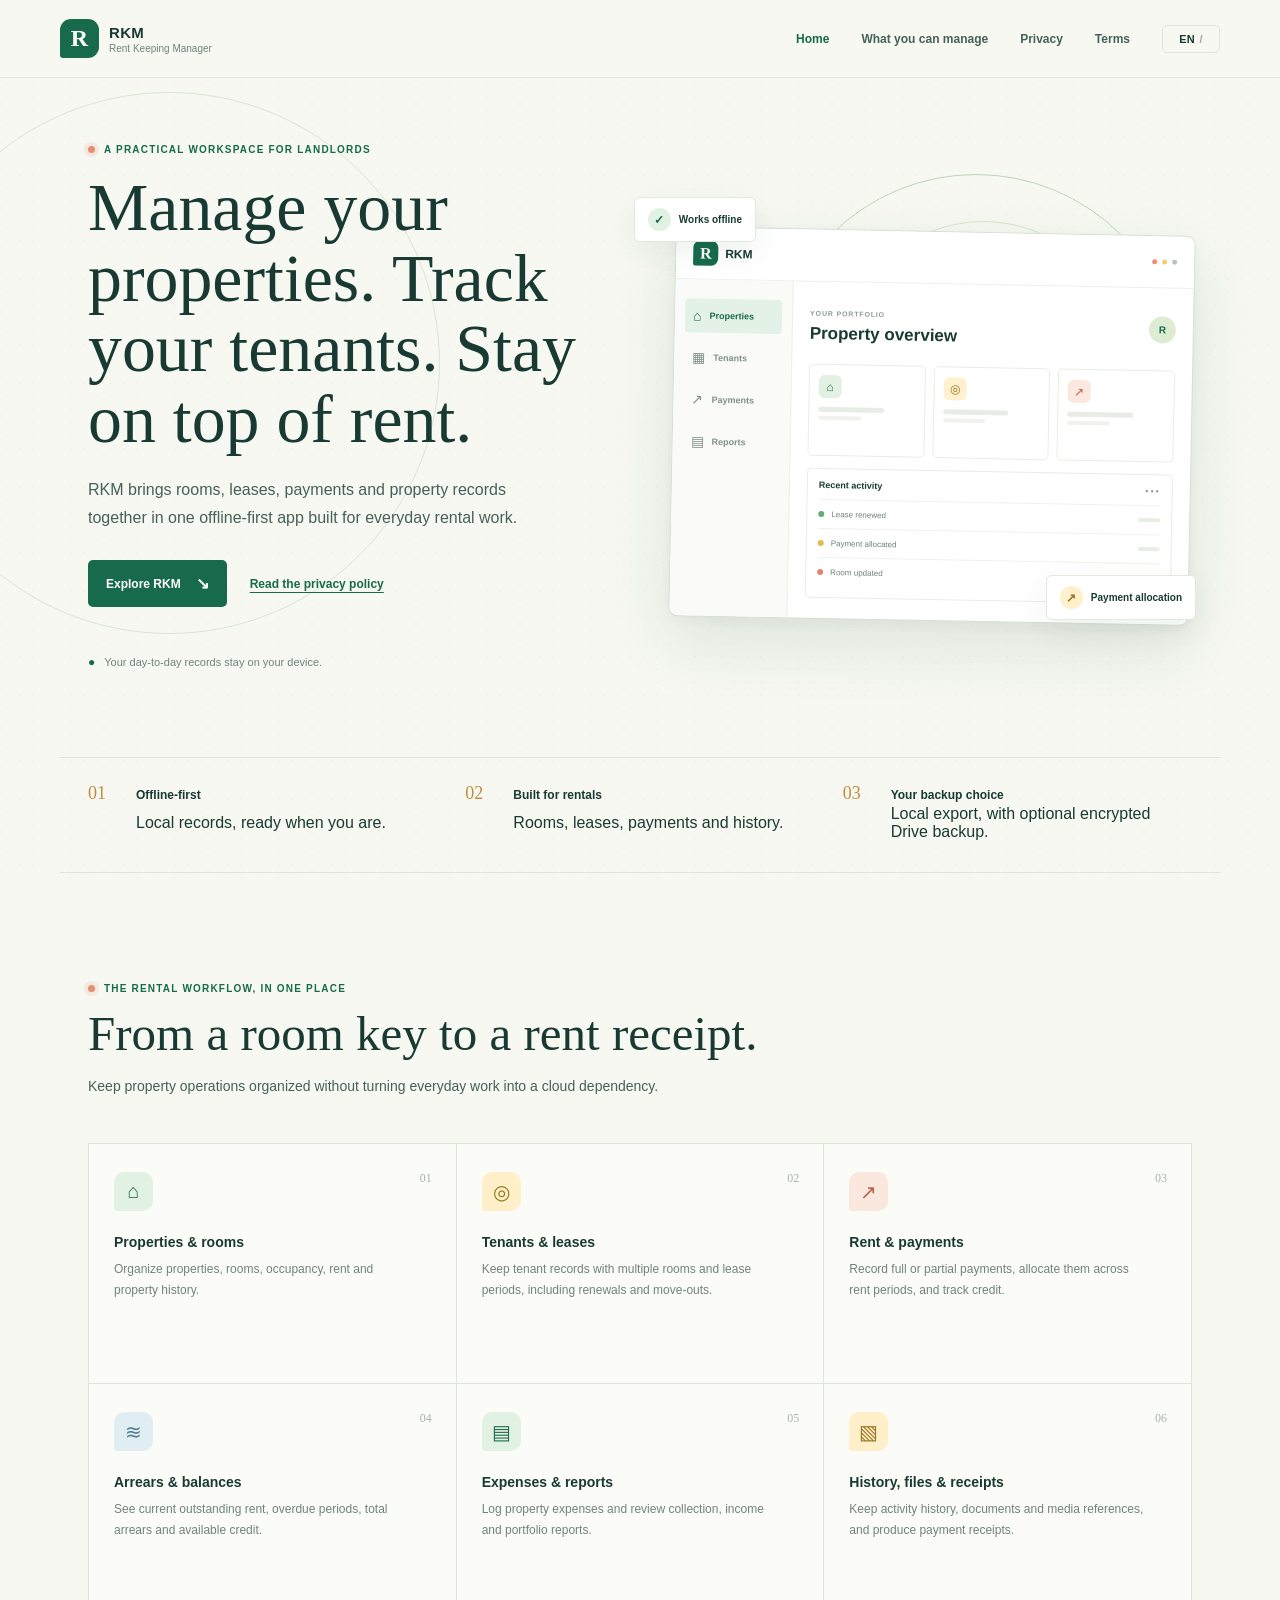
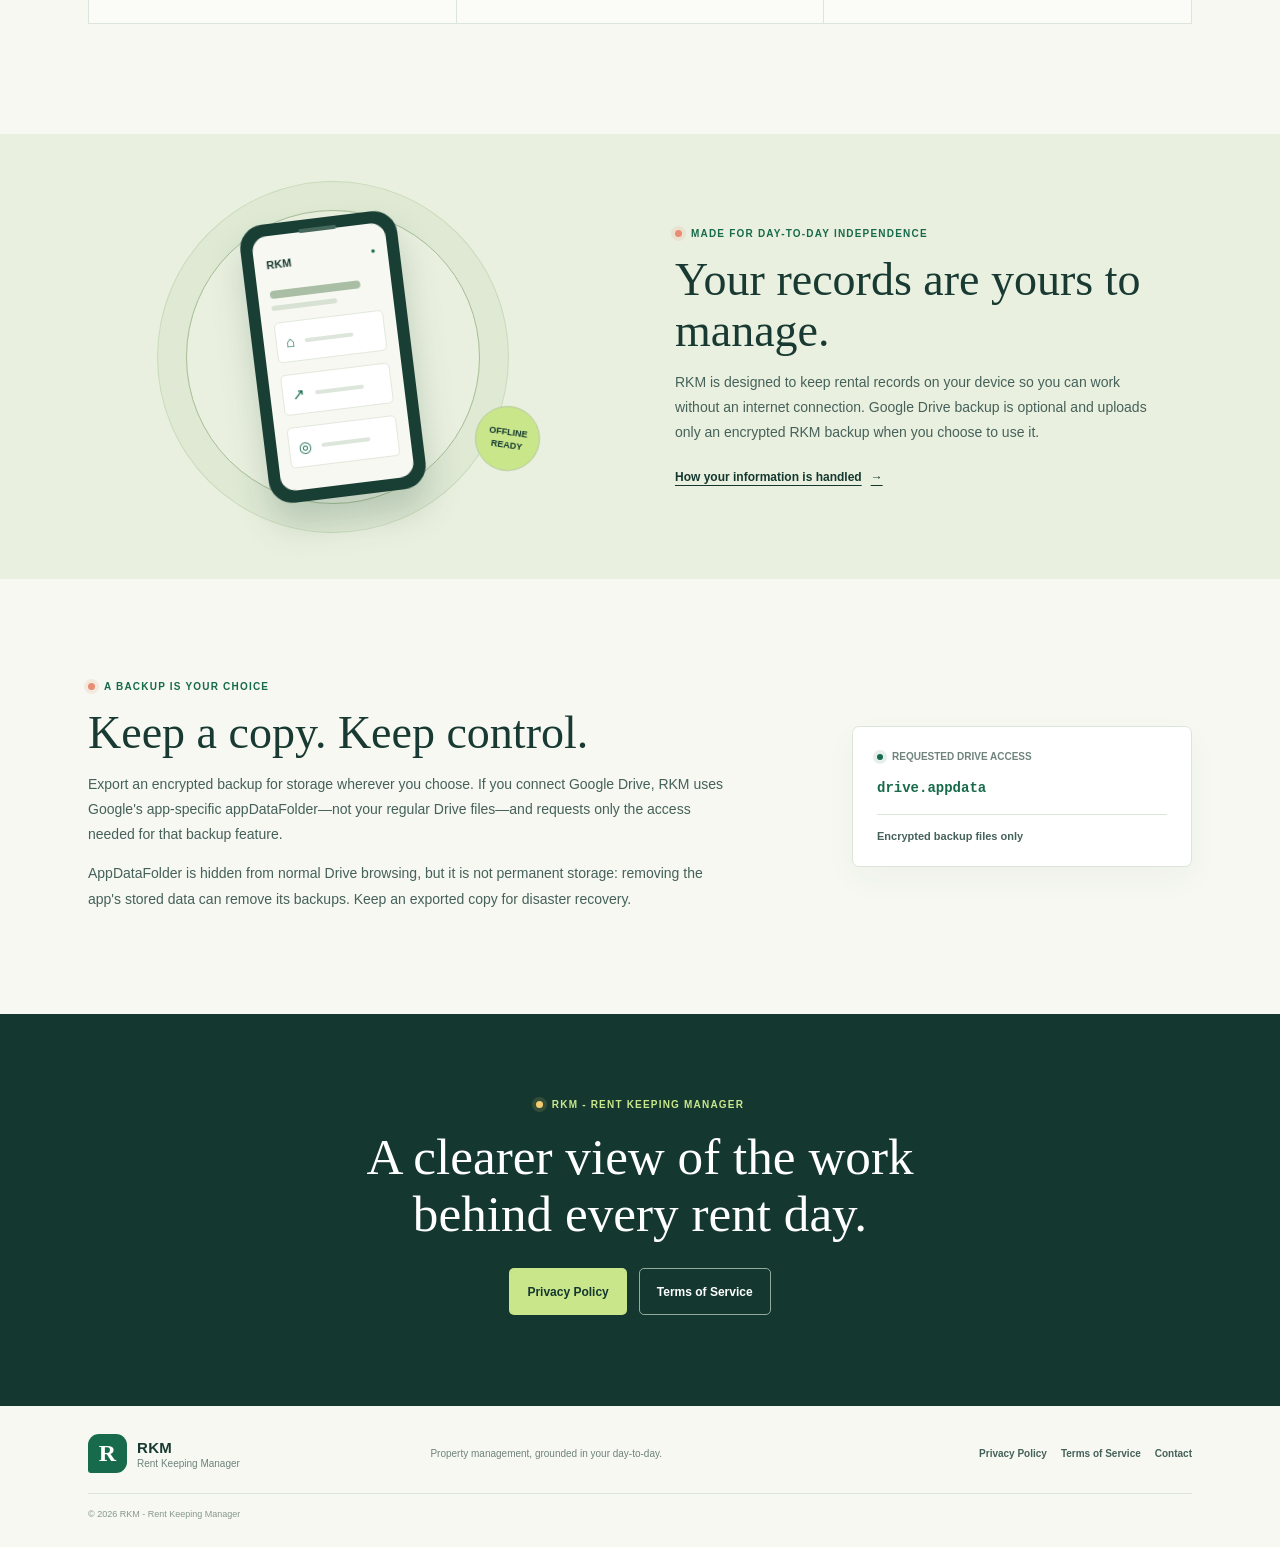
<file: index.html>
<!doctype html>
<html lang="en">
<head>
  <meta charset="utf-8">
  <meta name="viewport" content="width=device-width, initial-scale=1">
  <meta name="description" content="RKM is an offline-first property and rental management app for landlords. Manage properties, tenants, rent, arrears, leases and reports.">
  <link rel="canonical" href="https://hermet900.github.io/RKM-Website/">
  <meta property="og:type" content="website">
  <meta property="og:title" content="RKM - Rent Keeping Manager">
  <meta property="og:description" content="Manage properties, tenants, rent and leases with an offline-first landlord workspace.">
  <meta property="og:url" content="https://hermet900.github.io/RKM-Website/">
  <meta name="theme-color" content="#14382f">
  <title>RKM - Rent Keeping Manager</title>
  <link rel="stylesheet" href="./style.css">
  <script src="./script.js" defer></script>
</head>
<body>
  <a class="skip-link" href="#main"><span data-lang-content="en">Skip to content</span><span data-lang-content="sw" hidden>Ruka hadi kwenye maudhui</span></a>
  <header class="site-header">
    <a class="brand" href="./" aria-label="RKM home"><span class="brand-mark">R</span><span><strong>RKM</strong><small>Rent Keeping Manager</small></span></a>
    <button class="menu-toggle" type="button" aria-label="Open navigation" aria-expanded="false" aria-controls="primary-nav"><span></span><span></span></button>
    <nav id="primary-nav" class="primary-nav" aria-label="Primary navigation">
      <a class="nav-link active" href="./"><span data-lang-content="en">Home</span><span data-lang-content="sw" hidden>Nyumbani</span></a>
      <a class="nav-link" href="#features"><span data-lang-content="en">What you can manage</span><span data-lang-content="sw" hidden>Unachoweza kusimamia</span></a>
      <a class="nav-link" href="./privacy.html"><span data-lang-content="en">Privacy</span><span data-lang-content="sw" hidden>Faragha</span></a>
      <a class="nav-link" href="./terms.html"><span data-lang-content="en">Terms</span><span data-lang-content="sw" hidden>Vigezo</span></a>
      <button class="language-toggle" type="button" data-language-toggle aria-label="Switch language to Kiswahili"><span data-lang-content="en">EN</span><span class="language-divider">/</span><span data-lang-content="sw" hidden>SW</span></button>
    </nav>
  </header>

  <main id="main">
    <section class="hero">
      <div class="hero-copy">
        <p class="eyebrow"><span class="eyebrow-dot"></span><span data-lang-content="en">A practical workspace for landlords</span><span data-lang-content="sw" hidden>Nafasi ya kazi kwa wamiliki wa nyumba</span></p>
        <h1><span data-lang-content="en">Manage your properties. Track your tenants. Stay on top of rent.</span><span data-lang-content="sw" hidden>Simamia nyumba zako. Fuatilia wapangaji. Dhibiti kodi.</span></h1>
        <p class="hero-intro"><span data-lang-content="en">RKM brings rooms, leases, payments and property records together in one offline-first app built for everyday rental work.</span><span data-lang-content="sw" hidden>RKM huweka vyumba, mikataba, malipo na taarifa za mali pamoja katika programu inayofanya kazi bila intaneti.</span></p>
        <div class="hero-actions">
          <a class="button button-primary" href="#features"><span data-lang-content="en">Explore RKM</span><span data-lang-content="sw" hidden>Gundua RKM</span><span class="button-arrow" aria-hidden="true">↘</span></a>
          <a class="text-link" href="./privacy.html"><span data-lang-content="en">Read the privacy policy</span><span data-lang-content="sw" hidden>Soma sera ya faragha</span></a>
        </div>
        <div class="hero-footnote"><span class="offline-symbol" aria-hidden="true">●</span><span data-lang-content="en">Your day-to-day records stay on your device.</span><span data-lang-content="sw" hidden>Taarifa zako za kila siku hubaki kwenye kifaa chako.</span></div>
      </div>

      <div class="hero-visual" aria-label="Illustration of RKM property and payment management">
        <div class="visual-orbit orbit-one"></div><div class="visual-orbit orbit-two"></div>
        <div class="workspace-window">
          <div class="window-top"><div class="window-brand"><span class="mini-mark">R</span><span>RKM</span></div><div class="window-dots"><i></i><i></i><i></i></div></div>
          <div class="window-body">
            <div class="window-sidebar"><span class="sidebar-active"><b>⌂</b><span data-lang-content="en">Properties</span><span data-lang-content="sw" hidden>Majengo</span></span><span><b>▦</b><span data-lang-content="en">Tenants</span><span data-lang-content="sw" hidden>Wapangaji</span></span><span><b>↗</b><span data-lang-content="en">Payments</span><span data-lang-content="sw" hidden>Malipo</span></span><span><b>▤</b><span data-lang-content="en">Reports</span><span data-lang-content="sw" hidden>Ripoti</span></span></div>
            <div class="window-content"><div class="window-heading"><div><small data-lang-content="en">YOUR PORTFOLIO</small><small data-lang-content="sw" hidden>MALI ZAKO</small><h2 data-lang-content="en">Property overview</h2><h2 data-lang-content="sw" hidden>Muhtasari wa mali</h2></div><span class="window-avatar" aria-hidden="true">R</span></div>
              <div class="overview-strip"><div><span class="strip-icon house-icon">⌂</span><span class="skeleton-line"></span><span class="skeleton-line short"></span></div><div><span class="strip-icon tenant-icon">◎</span><span class="skeleton-line"></span><span class="skeleton-line short"></span></div><div><span class="strip-icon rent-icon">↗</span><span class="skeleton-line"></span><span class="skeleton-line short"></span></div></div>
              <div class="record-panel"><div class="record-title"><strong data-lang-content="en">Recent activity</strong><strong data-lang-content="sw" hidden>Matukio ya hivi karibuni</strong><span>•••</span></div><div class="record-row"><i class="record-dot mint"></i><span data-lang-content="en">Lease renewed</span><span data-lang-content="sw" hidden>Mkataba umeongezwa</span><b></b></div><div class="record-row"><i class="record-dot gold"></i><span data-lang-content="en">Payment allocated</span><span data-lang-content="sw" hidden>Malipo yamegawiwa</span><b></b></div><div class="record-row"><i class="record-dot coral"></i><span data-lang-content="en">Room updated</span><span data-lang-content="sw" hidden>Chumba kimesasishwa</span><b></b></div></div>
            </div>
          </div>
        </div>
        <div class="visual-note note-top"><span class="note-check">✓</span><span data-lang-content="en">Works offline</span><span data-lang-content="sw" hidden>Hufanya kazi bila intaneti</span></div>
        <div class="visual-note note-bottom"><span class="note-ring">↗</span><span data-lang-content="en">Payment allocation</span><span data-lang-content="sw" hidden>Ugawaji wa malipo</span></div>
      </div>
    </section>

    <section class="trust-band" aria-label="RKM principles">
      <div><span class="trust-index">01</span><strong data-lang-content="en">Offline-first</strong><strong data-lang-content="sw" hidden>Kwanza bila intaneti</strong><span data-lang-content="en">Local records, ready when you are.</span><span data-lang-content="sw" hidden>Taarifa za kifaa zinapatikana wakati wowote.</span></div>
      <div><span class="trust-index">02</span><strong data-lang-content="en">Built for rentals</strong><strong data-lang-content="sw" hidden>Imeundwa kwa upangishaji</strong><span data-lang-content="en">Rooms, leases, payments and history.</span><span data-lang-content="sw" hidden>Vyumba, mikataba, malipo na historia.</span></div>
      <div><span class="trust-index">03</span><strong data-lang-content="en">Your backup choice</strong><strong data-lang-content="sw" hidden>Chaguo lako la nakala</strong><span data-lang-content="en">Local export, with optional encrypted Drive backup.</span><span data-lang-content="sw" hidden>Hamisha nakala ya kifaa au tumia Drive kwa hiari.</span></div>
    </section>

    <section class="section features-section" id="features">
      <div class="section-intro"><p class="eyebrow"><span class="eyebrow-dot"></span><span data-lang-content="en">The rental workflow, in one place</span><span data-lang-content="sw" hidden>Shughuli za upangishaji, sehemu moja</span></p><h2><span data-lang-content="en">From a room key to a rent receipt.</span><span data-lang-content="sw" hidden>Kuanzia ufunguo wa chumba hadi risiti ya kodi.</span></h2><p><span data-lang-content="en">Keep property operations organized without turning everyday work into a cloud dependency.</span><span data-lang-content="sw" hidden>Panga shughuli za mali bila kutegemea huduma za mtandaoni kwa kazi za kila siku.</span></p></div>
      <div class="feature-grid">
        <article class="feature-item"><span class="feature-number">01</span><span class="feature-icon icon-green">⌂</span><h3><span data-lang-content="en">Properties & rooms</span><span data-lang-content="sw" hidden>Majengo na vyumba</span></h3><p><span data-lang-content="en">Organize properties, rooms, occupancy, rent and property history.</span><span data-lang-content="sw" hidden>Panga majengo, vyumba, upangishaji, kodi na historia ya mali.</span></p></article>
        <article class="feature-item"><span class="feature-number">02</span><span class="feature-icon icon-yellow">◎</span><h3><span data-lang-content="en">Tenants & leases</span><span data-lang-content="sw" hidden>Wapangaji na mikataba</span></h3><p><span data-lang-content="en">Keep tenant records with multiple rooms and lease periods, including renewals and move-outs.</span><span data-lang-content="sw" hidden>Hifadhi taarifa za wapangaji wenye vyumba na mikataba mingi, pamoja na nyongeza na kuhama.</span></p></article>
        <article class="feature-item"><span class="feature-number">03</span><span class="feature-icon icon-coral">↗</span><h3><span data-lang-content="en">Rent & payments</span><span data-lang-content="sw" hidden>Kodi na malipo</span></h3><p><span data-lang-content="en">Record full or partial payments, allocate them across rent periods, and track credit.</span><span data-lang-content="sw" hidden>Rekodi malipo kamili au ya sehemu, yagawie kwa vipindi vya kodi na fuatilia salio la ziada.</span></p></article>
        <article class="feature-item"><span class="feature-number">04</span><span class="feature-icon icon-blue">≋</span><h3><span data-lang-content="en">Arrears & balances</span><span data-lang-content="sw" hidden>Madeni na salio</span></h3><p><span data-lang-content="en">See current outstanding rent, overdue periods, total arrears and available credit.</span><span data-lang-content="sw" hidden>Ona kodi inayodaiwa sasa, vipindi vilivyochelewa, jumla ya madeni na salio la ziada.</span></p></article>
        <article class="feature-item"><span class="feature-number">05</span><span class="feature-icon icon-green">▤</span><h3><span data-lang-content="en">Expenses & reports</span><span data-lang-content="sw" hidden>Gharama na ripoti</span></h3><p><span data-lang-content="en">Log property expenses and review collection, income and portfolio reports.</span><span data-lang-content="sw" hidden>Rekodi gharama za mali na kagua ukusanyaji, mapato na ripoti za jumla.</span></p></article>
        <article class="feature-item"><span class="feature-number">06</span><span class="feature-icon icon-yellow">▧</span><h3><span data-lang-content="en">History, files & receipts</span><span data-lang-content="sw" hidden>Historia, faili na risiti</span></h3><p><span data-lang-content="en">Keep activity history, documents and media references, and produce payment receipts.</span><span data-lang-content="sw" hidden>Hifadhi historia ya shughuli, nyaraka, marejeo ya picha na tengeneza risiti za malipo.</span></p></article>
      </div>
    </section>

    <section class="offline-section" id="offline">
      <div class="offline-art" aria-hidden="true"><div class="art-ring"></div><div class="art-device"><span class="device-speaker"></span><div class="device-screen"><div class="device-brand">RKM <span>●</span></div><div class="device-line wide"></div><div class="device-line"></div><div class="device-tile"><i>⌂</i><b></b></div><div class="device-tile"><i>↗</i><b></b></div><div class="device-tile"><i>◎</i><b></b></div></div></div><span class="offline-stamp">OFFLINE<br>READY</span></div>
      <div class="offline-copy"><p class="eyebrow"><span class="eyebrow-dot"></span><span data-lang-content="en">Made for day-to-day independence</span><span data-lang-content="sw" hidden>Imeundwa kwa matumizi ya kila siku</span></p><h2><span data-lang-content="en">Your records are yours to manage.</span><span data-lang-content="sw" hidden>Taarifa zako ziko chini ya usimamizi wako.</span></h2><p><span data-lang-content="en">RKM is designed to keep rental records on your device so you can work without an internet connection. Google Drive backup is optional and uploads only an encrypted RKM backup when you choose to use it.</span><span data-lang-content="sw" hidden>RKM imeundwa kuhifadhi taarifa za upangishaji kwenye kifaa chako ili uweze kufanya kazi bila intaneti. Hifadhi nakala ya Google Drive ni ya hiari na hupakia nakala ya RKM iliyosimbwa tu unapoichagua.</span></p><a class="text-link link-dark" href="./privacy.html"><span data-lang-content="en">How your information is handled</span><span data-lang-content="sw" hidden>Jinsi taarifa zako zinavyoshughulikiwa</span><span aria-hidden="true">→</span></a></div>
    </section>

    <section class="backup-section" id="backup">
      <div class="backup-copy"><p class="eyebrow"><span class="eyebrow-dot"></span><span data-lang-content="en">A backup is your choice</span><span data-lang-content="sw" hidden>Nakala ni chaguo lako</span></p><h2><span data-lang-content="en">Keep a copy. Keep control.</span><span data-lang-content="sw" hidden>Hifadhi nakala. Baki na udhibiti.</span></h2><p><span data-lang-content="en">Export an encrypted backup for storage wherever you choose. If you connect Google Drive, RKM uses Google's app-specific appDataFolder—not your regular Drive files—and requests only the access needed for that backup feature.</span><span data-lang-content="sw" hidden>Hamisha nakala iliyosimbwa na kuihifadhi unapotaka. Ukiunganisha Google Drive, RKM hutumia eneo la appDataFolder la programu pekee, si faili zako za kawaida za Drive, na huomba ruhusa inayohitajika kwa nakala hiyo tu.</span></p><p class="backup-caveat"><span data-lang-content="en">AppDataFolder is hidden from normal Drive browsing, but it is not permanent storage: removing the app's stored data can remove its backups. Keep an exported copy for disaster recovery.</span><span data-lang-content="sw" hidden>appDataFolder haionekani kwenye matumizi ya kawaida ya Drive, lakini si hifadhi ya kudumu: kuondoa data ya programu kunaweza kuondoa nakala zake. Hifadhi pia nakala uliyoihamisha kwa dharura.</span></p></div>
      <div class="backup-scope"><span class="scope-label"><span class="scope-dot"></span><span data-lang-content="en">Requested Drive access</span><span data-lang-content="sw" hidden>Ruhusa ya Drive inayoombwa</span></span><code>drive.appdata</code><span class="scope-divider"></span><span class="scope-foot"><span data-lang-content="en">Encrypted backup files only</span><span data-lang-content="sw" hidden>Faili za nakala zilizosimbwa pekee</span></span></div>
    </section>

    <section class="closing-section">
      <p class="eyebrow"><span class="eyebrow-dot"></span><span data-lang-content="en">RKM - Rent Keeping Manager</span><span data-lang-content="sw" hidden>RKM - Rent Keeping Manager</span></p>
      <h2><span data-lang-content="en">A clearer view of the work behind every rent day.</span><span data-lang-content="sw" hidden>Muhtasari ulio wazi wa kazi za kila siku za kodi.</span></h2>
      <div class="closing-links"><a class="button button-light" href="./privacy.html"><span data-lang-content="en">Privacy Policy</span><span data-lang-content="sw" hidden>Sera ya Faragha</span></a><a class="button button-outline" href="./terms.html"><span data-lang-content="en">Terms of Service</span><span data-lang-content="sw" hidden>Vigezo vya Matumizi</span></a></div>
    </section>
  </main>

  <footer class="site-footer"><a class="brand footer-brand" href="./"><span class="brand-mark">R</span><span><strong>RKM</strong><small>Rent Keeping Manager</small></span></a><p><span data-lang-content="en">Property management, grounded in your day-to-day.</span><span data-lang-content="sw" hidden>Usimamizi wa mali unaozingatia shughuli zako za kila siku.</span></p><div class="footer-links"><a href="./privacy.html"><span data-lang-content="en">Privacy Policy</span><span data-lang-content="sw" hidden>Sera ya Faragha</span></a><a href="./terms.html"><span data-lang-content="en">Terms of Service</span><span data-lang-content="sw" hidden>Vigezo vya Matumizi</span></a><a href="mailto:hathermet@gmail.com">Contact</a></div><small class="copyright">© <span data-current-year></span> RKM - Rent Keeping Manager</small></footer>
</body>
</html>
</file>
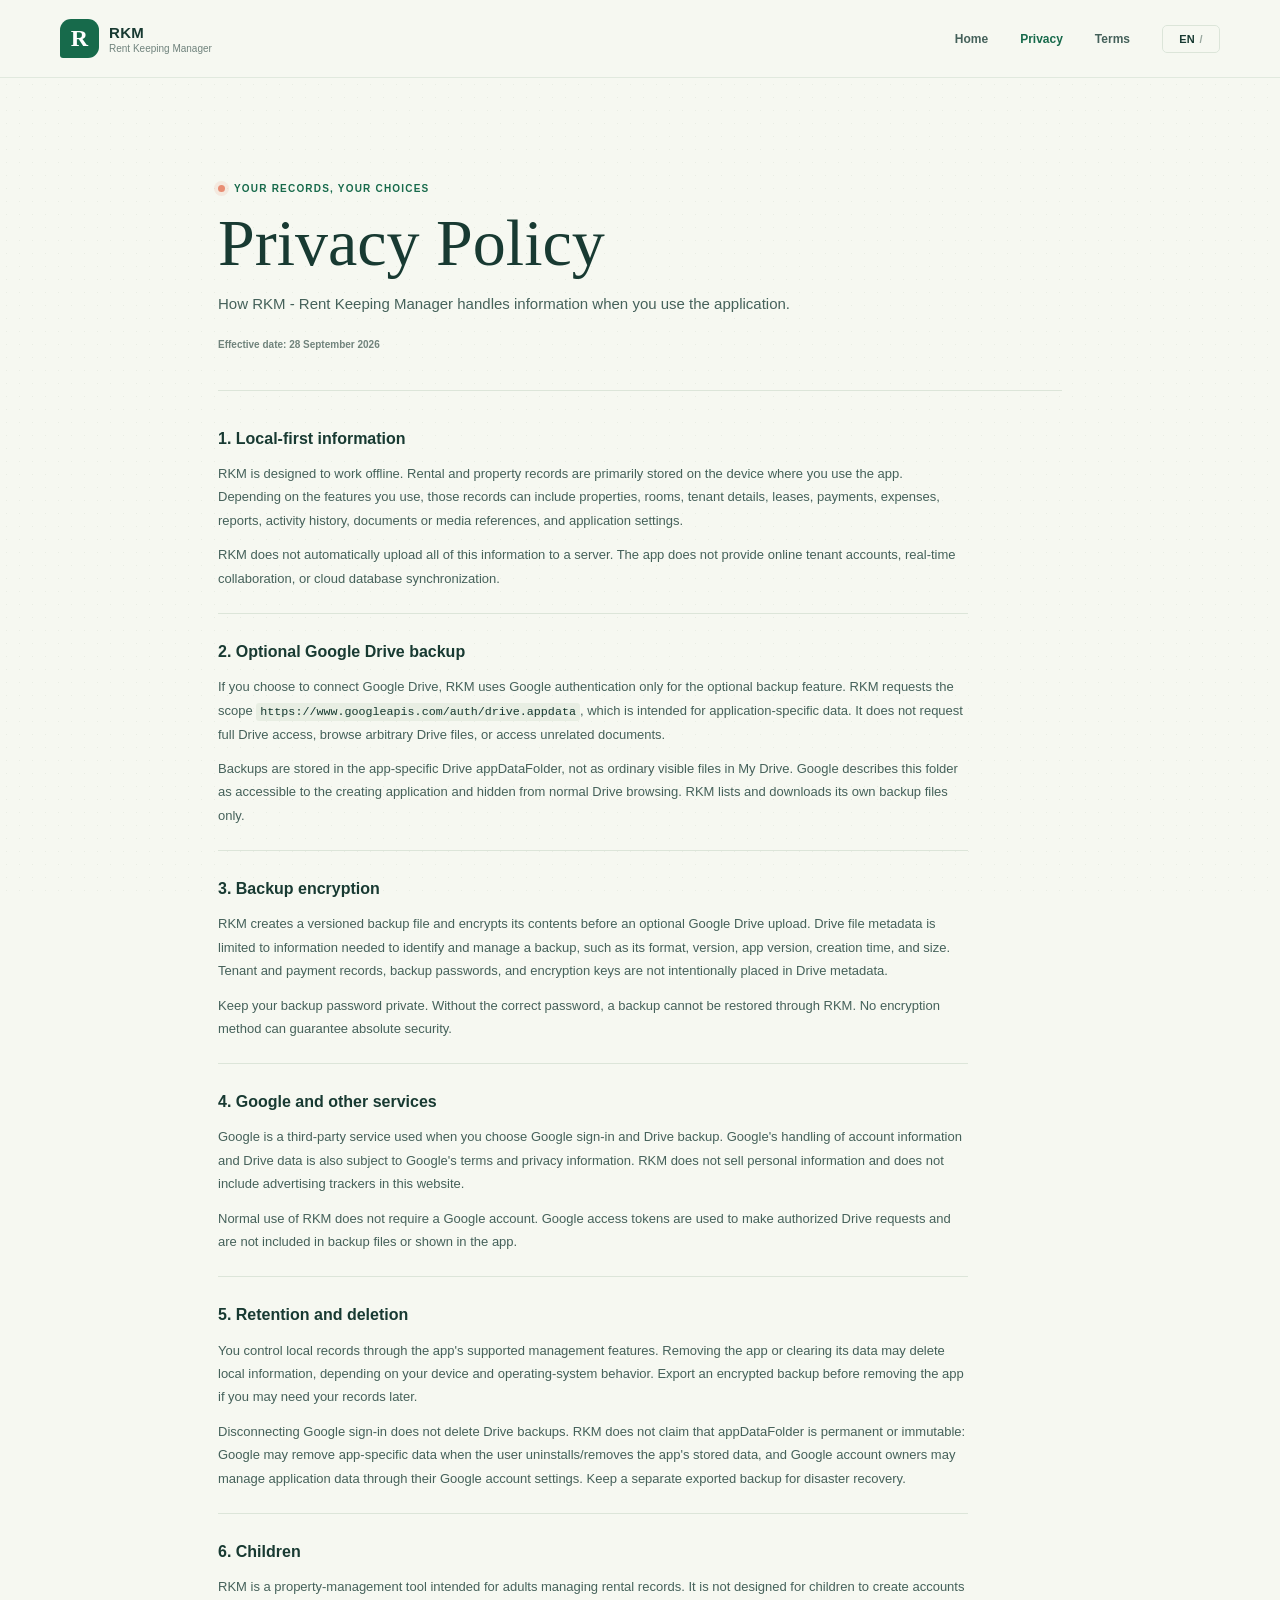
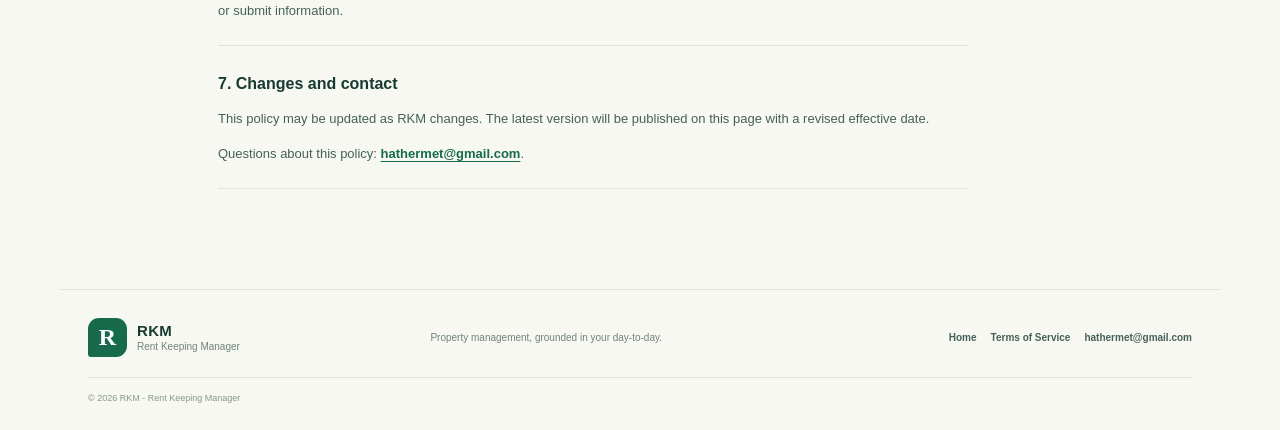
<file: privacy.html>
<!doctype html>
<html lang="en">
<head>
  <meta charset="utf-8">
  <meta name="viewport" content="width=device-width, initial-scale=1">
  <meta name="description" content="Read how RKM - Rent Keeping Manager stores rental records locally and handles optional encrypted Google Drive backups.">
  <link rel="canonical" href="https://hermet900.github.io/RKM-Website/privacy.html">
  <meta property="og:type" content="website"><meta property="og:title" content="Privacy Policy | RKM - Rent Keeping Manager"><meta property="og:description" content="How RKM handles local rental records and optional encrypted Google Drive backups.">
  <meta name="theme-color" content="#14382f">
  <title>Privacy Policy | RKM - Rent Keeping Manager</title>
  <link rel="stylesheet" href="./style.css"><script src="./script.js" defer></script>
</head>
<body class="legal-page">
  <a class="skip-link" href="#main"><span data-lang-content="en">Skip to content</span><span data-lang-content="sw" hidden>Ruka hadi kwenye maudhui</span></a>
  <header class="site-header"><a class="brand" href="./" aria-label="RKM home"><span class="brand-mark">R</span><span><strong>RKM</strong><small>Rent Keeping Manager</small></span></a><button class="menu-toggle" type="button" aria-label="Open navigation" aria-expanded="false" aria-controls="primary-nav"><span></span><span></span></button><nav id="primary-nav" class="primary-nav" aria-label="Primary navigation"><a class="nav-link" href="./"><span data-lang-content="en">Home</span><span data-lang-content="sw" hidden>Nyumbani</span></a><a class="nav-link active" href="./privacy.html"><span data-lang-content="en">Privacy</span><span data-lang-content="sw" hidden>Faragha</span></a><a class="nav-link" href="./terms.html"><span data-lang-content="en">Terms</span><span data-lang-content="sw" hidden>Vigezo</span></a><button class="language-toggle" type="button" data-language-toggle aria-label="Switch language to Kiswahili"><span data-lang-content="en">EN</span><span class="language-divider">/</span><span data-lang-content="sw" hidden>SW</span></button></nav></header>
  <main id="main" class="legal-main">
    <section class="legal-hero"><p class="eyebrow"><span class="eyebrow-dot"></span><span data-lang-content="en">Your records, your choices</span><span data-lang-content="sw" hidden>Taarifa zako, maamuzi yako</span></p><h1><span data-lang-content="en">Privacy Policy</span><span data-lang-content="sw" hidden>Sera ya Faragha</span></h1><p><span data-lang-content="en">How RKM - Rent Keeping Manager handles information when you use the application.</span><span data-lang-content="sw" hidden>Jinsi RKM - Rent Keeping Manager inavyoshughulikia taarifa unapotumia programu.</span></p><span class="updated-label"><span data-lang-content="en">Effective date: 28 September 2026</span><span data-lang-content="sw" hidden>Tarehe ya kuanza: 28 Septemba 2026</span></span></section>
    <article class="legal-content">
      <section class="legal-section"><h2><span data-lang-content="en">1. Local-first information</span><span data-lang-content="sw" hidden>1. Taarifa huhifadhiwa kwenye kifaa</span></h2><div data-lang-content="en"><p>RKM is designed to work offline. Rental and property records are primarily stored on the device where you use the app. Depending on the features you use, those records can include properties, rooms, tenant details, leases, payments, expenses, reports, activity history, documents or media references, and application settings.</p><p>RKM does not automatically upload all of this information to a server. The app does not provide online tenant accounts, real-time collaboration, or cloud database synchronization.</p></div><div data-lang-content="sw" hidden><p>RKM imeundwa kufanya kazi bila intaneti. Taarifa za upangishaji na mali huhifadhiwa hasa kwenye kifaa unachotumia. Kulingana na vipengele unavyotumia, taarifa hizo zinaweza kujumuisha majengo, vyumba, taarifa za wapangaji, mikataba, malipo, gharama, ripoti, historia ya shughuli, marejeo ya nyaraka au picha, na mipangilio ya programu.</p><p>RKM haipakii taarifa hizi zote kwenye seva moja kwa moja. Programu haitoi akaunti za mtandaoni za wapangaji, ushirikiano wa moja kwa moja mtandaoni, au ulandanishi wa hifadhidata ya wingu.</p></div></section>
      <section class="legal-section"><h2><span data-lang-content="en">2. Optional Google Drive backup</span><span data-lang-content="sw" hidden>2. Nakala ya hiari ya Google Drive</span></h2><div data-lang-content="en"><p>If you choose to connect Google Drive, RKM uses Google authentication only for the optional backup feature. RKM requests the scope <code>https://www.googleapis.com/auth/drive.appdata</code>, which is intended for application-specific data. It does not request full Drive access, browse arbitrary Drive files, or access unrelated documents.</p><p>Backups are stored in the app-specific Drive appDataFolder, not as ordinary visible files in My Drive. Google describes this folder as accessible to the creating application and hidden from normal Drive browsing. RKM lists and downloads its own backup files only.</p></div><div data-lang-content="sw" hidden><p>Ukichagua kuunganisha Google Drive, RKM hutumia uthibitishaji wa Google kwa kipengele cha hiari cha nakala pekee. RKM huomba ruhusa ya <code>https://www.googleapis.com/auth/drive.appdata</code>, inayokusudiwa kwa taarifa za programu husika. Haiombi ruhusa kamili ya Drive, haitafuti faili zozote za Drive, wala haifikii nyaraka zisizohusiana.</p><p>Nakala huhifadhiwa katika appDataFolder maalum ya programu, si kama faili za kawaida zinazoonekana kwenye My Drive. Google hueleza kuwa folda hii hufikiwa na programu iliyoitengeneza na imefichwa kwenye uvinjari wa kawaida wa Drive. RKM huorodhesha na kupakua faili zake za nakala pekee.</p></div></section>
      <section class="legal-section"><h2><span data-lang-content="en">3. Backup encryption</span><span data-lang-content="sw" hidden>3. Usimbaji wa nakala</span></h2><div data-lang-content="en"><p>RKM creates a versioned backup file and encrypts its contents before an optional Google Drive upload. Drive file metadata is limited to information needed to identify and manage a backup, such as its format, version, app version, creation time, and size. Tenant and payment records, backup passwords, and encryption keys are not intentionally placed in Drive metadata.</p><p>Keep your backup password private. Without the correct password, a backup cannot be restored through RKM. No encryption method can guarantee absolute security.</p></div><div data-lang-content="sw" hidden><p>RKM hutengeneza faili la nakala lenye toleo na husimba maudhui yake kabla ya kupakiwa Google Drive kwa hiari. Metadata ya faili la Drive huwa na taarifa zinazohitajika kutambua na kusimamia nakala, kama umbizo, toleo, toleo la programu, muda wa kutengeneza na ukubwa. Taarifa za wapangaji na malipo, nenosiri la nakala na funguo za usimbaji haziwekwi kimakusudi kwenye metadata ya Drive.</p><p>Weka nenosiri la nakala kuwa siri. Bila nenosiri sahihi, nakala haiwezi kurejeshwa kupitia RKM. Hakuna njia ya usimbaji inayoweza kuhakikisha usalama kamili.</p></div></section>
      <section class="legal-section"><h2><span data-lang-content="en">4. Google and other services</span><span data-lang-content="sw" hidden>4. Google na huduma nyingine</span></h2><div data-lang-content="en"><p>Google is a third-party service used when you choose Google sign-in and Drive backup. Google's handling of account information and Drive data is also subject to Google's terms and privacy information. RKM does not sell personal information and does not include advertising trackers in this website.</p><p>Normal use of RKM does not require a Google account. Google access tokens are used to make authorized Drive requests and are not included in backup files or shown in the app.</p></div><div data-lang-content="sw" hidden><p>Google ni huduma ya mtu mwingine inayotumika unapochagua kuingia kwa Google na kutumia nakala ya Drive. Ushughulikiaji wa taarifa za akaunti na data ya Drive pia hutegemea masharti na taarifa za faragha za Google. RKM haiuzi taarifa binafsi na tovuti hii haina vifuatiliaji vya matangazo.</p><p>Matumizi ya kawaida ya RKM hayahitaji akaunti ya Google. Tokeni za ufikiaji za Google hutumika kutuma maombi yaliyoidhinishwa ya Drive na haziwekwi ndani ya faili za nakala wala kuonyeshwa kwenye programu.</p></div></section>
      <section class="legal-section"><h2><span data-lang-content="en">5. Retention and deletion</span><span data-lang-content="sw" hidden>5. Uhifadhi na ufutaji</span></h2><div data-lang-content="en"><p>You control local records through the app's supported management features. Removing the app or clearing its data may delete local information, depending on your device and operating-system behavior. Export an encrypted backup before removing the app if you may need your records later.</p><p>Disconnecting Google sign-in does not delete Drive backups. RKM does not claim that appDataFolder is permanent or immutable: Google may remove app-specific data when the user uninstalls/removes the app's stored data, and Google account owners may manage application data through their Google account settings. Keep a separate exported backup for disaster recovery.</p></div><div data-lang-content="sw" hidden><p>Unadhibiti taarifa za kifaa kupitia vipengele vya usimamizi vinavyopatikana ndani ya programu. Kuondoa programu au kufuta data yake kunaweza kufuta taarifa za kifaa, kulingana na tabia ya kifaa na mfumo wake. Hamisha nakala iliyosimbwa kabla ya kuondoa programu ikiwa unaweza kuhitaji taarifa baadaye.</p><p>Kutenganisha akaunti ya Google hakufuti nakala za Drive. RKM haidai kuwa appDataFolder ni hifadhi ya kudumu au isiyoweza kufutwa: Google inaweza kuondoa data ya programu mtumiaji anapoondoa programu/data yake, na mmiliki wa akaunti anaweza kusimamia data ya programu kupitia mipangilio ya akaunti ya Google. Hifadhi nakala tofauti uliyohamisha kwa ajili ya dharura.</p></div></section>
      <section class="legal-section"><h2><span data-lang-content="en">6. Children</span><span data-lang-content="sw" hidden>6. Watoto</span></h2><div data-lang-content="en"><p>RKM is a property-management tool intended for adults managing rental records. It is not designed for children to create accounts or submit information.</p></div><div data-lang-content="sw" hidden><p>RKM ni zana ya usimamizi wa mali inayolengwa kwa watu wazima wanaosimamia taarifa za upangishaji. Haikuundwa kwa watoto kufungua akaunti au kutuma taarifa.</p></div></section>
      <section class="legal-section"><h2><span data-lang-content="en">7. Changes and contact</span><span data-lang-content="sw" hidden>7. Mabadiliko na mawasiliano</span></h2><div data-lang-content="en"><p>This policy may be updated as RKM changes. The latest version will be published on this page with a revised effective date.</p><p>Questions about this policy: <a href="mailto:hathermet@gmail.com">hathermet@gmail.com</a>.</p></div><div data-lang-content="sw" hidden><p>Sera hii inaweza kusasishwa kadri RKM inavyobadilika. Toleo la sasa litachapishwa kwenye ukurasa huu pamoja na tarehe mpya ya kuanza.</p><p>Maswali kuhusu sera hii: <a href="mailto:hathermet@gmail.com">hathermet@gmail.com</a>.</p></div></section>
    </article>
  </main>
  <footer class="site-footer legal-footer"><a class="brand footer-brand" href="./"><span class="brand-mark">R</span><span><strong>RKM</strong><small>Rent Keeping Manager</small></span></a><p><span data-lang-content="en">Property management, grounded in your day-to-day.</span><span data-lang-content="sw" hidden>Usimamizi wa mali unaozingatia shughuli zako za kila siku.</span></p><div class="footer-links"><a href="./"><span data-lang-content="en">Home</span><span data-lang-content="sw" hidden>Nyumbani</span></a><a href="./terms.html"><span data-lang-content="en">Terms of Service</span><span data-lang-content="sw" hidden>Vigezo vya Matumizi</span></a><a href="mailto:hathermet@gmail.com">hathermet@gmail.com</a></div><small class="copyright">© <span data-current-year></span> RKM - Rent Keeping Manager</small></footer>
</body>
</html>
</file>
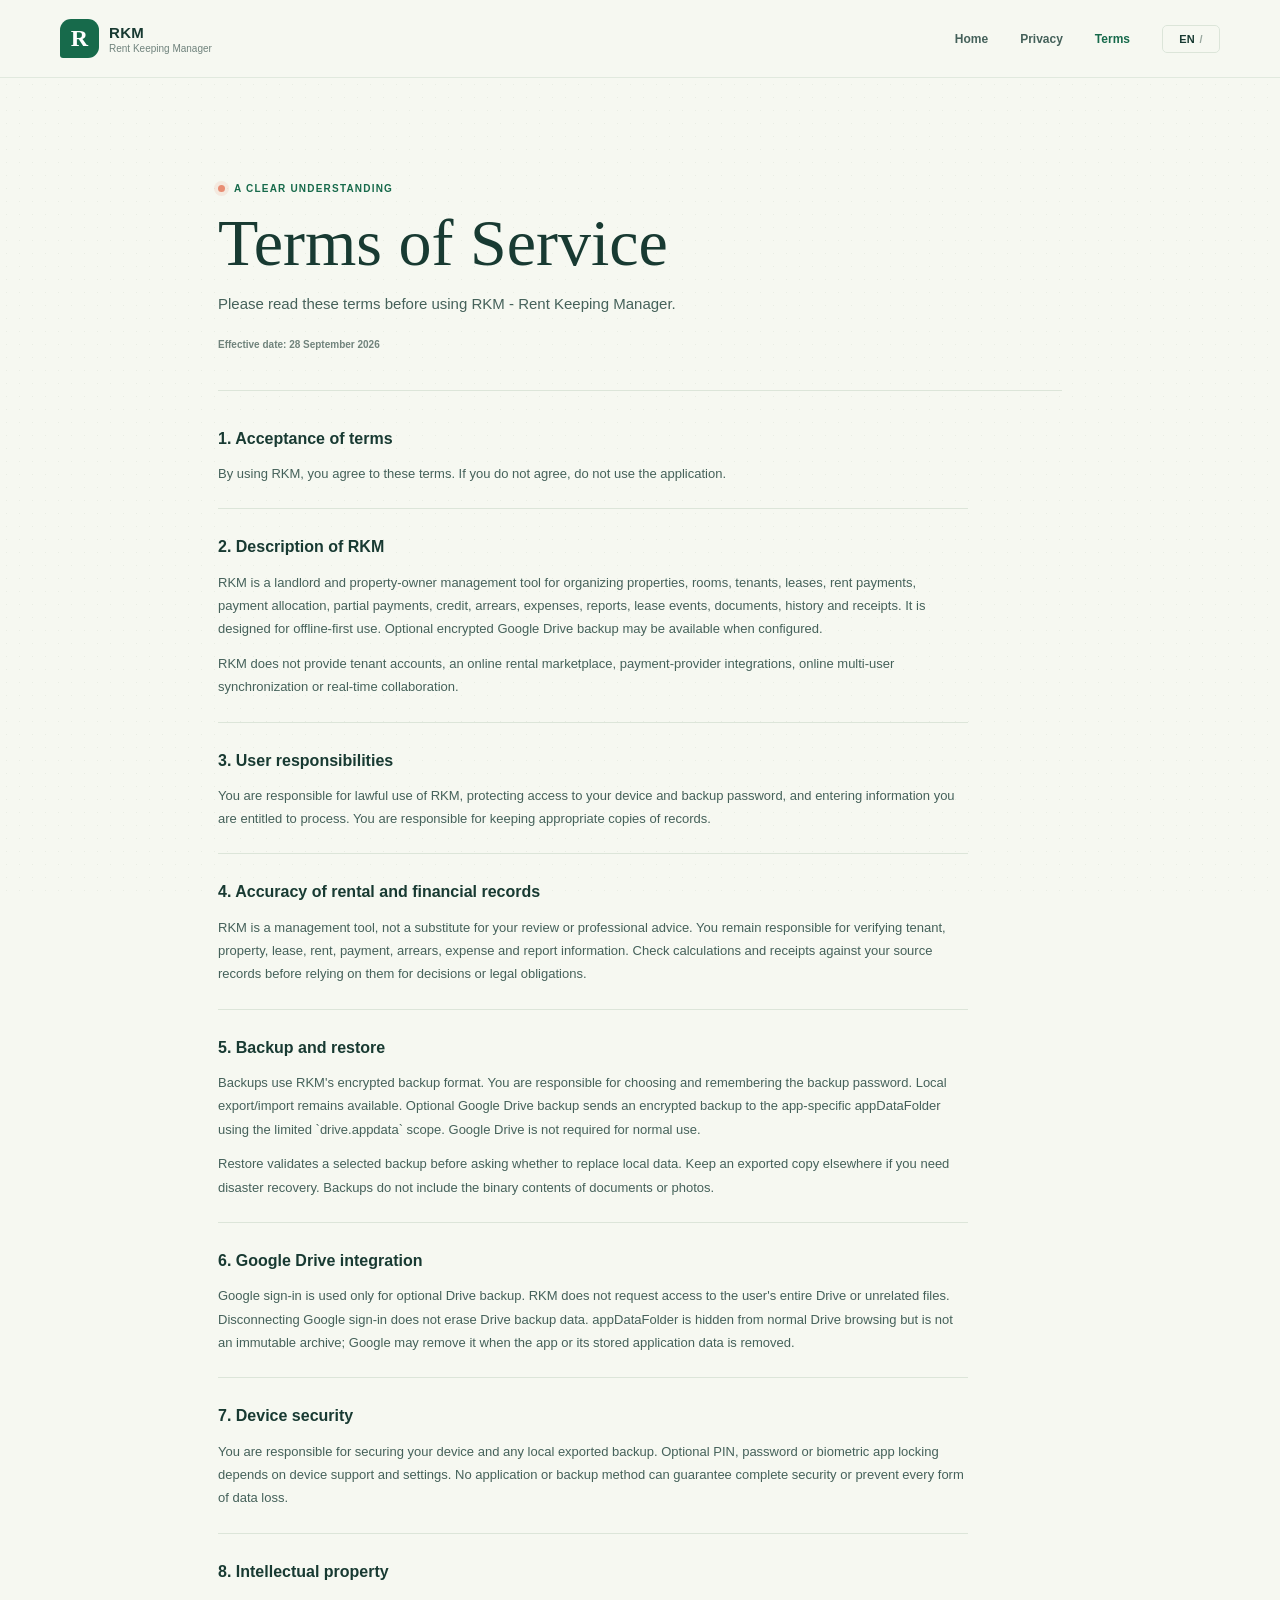
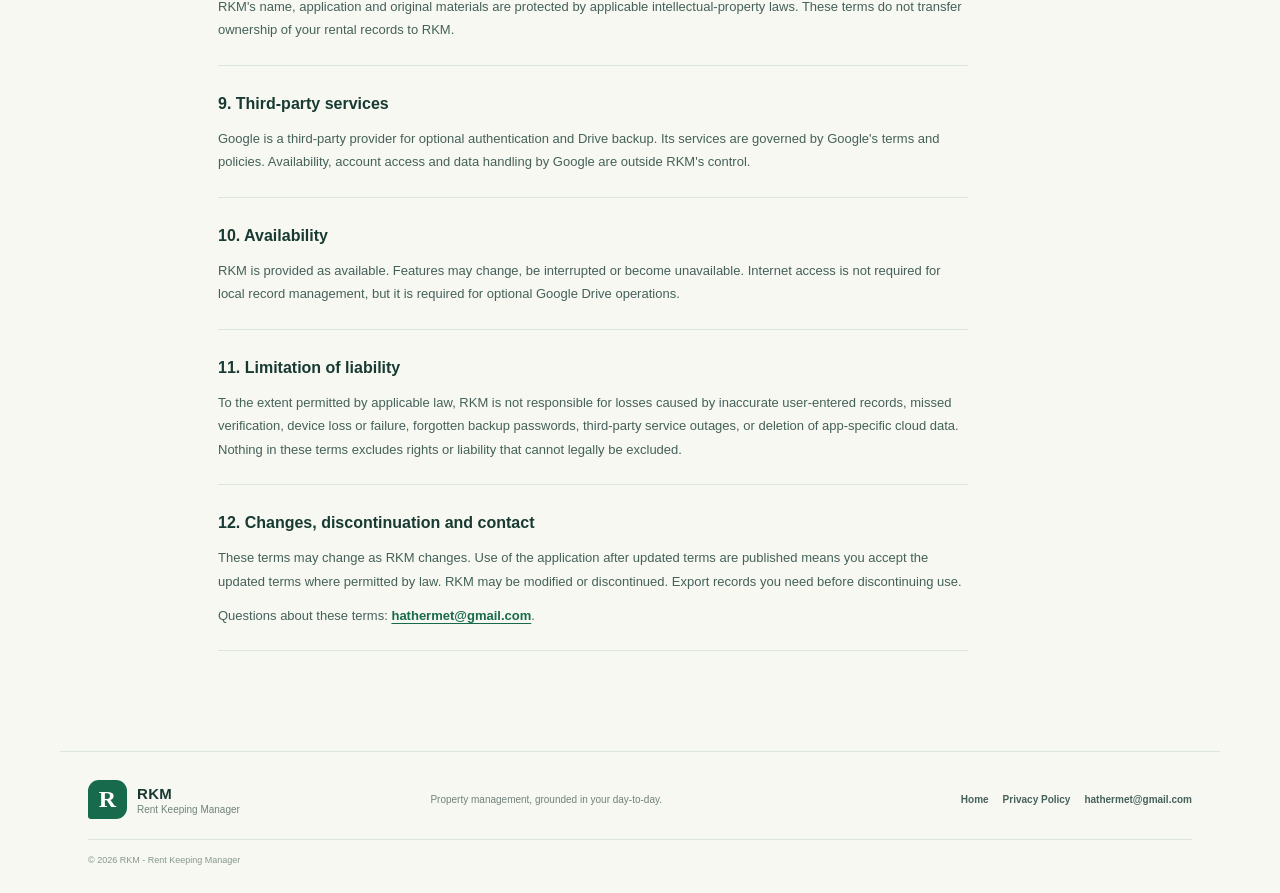
<file: terms.html>
<!doctype html>
<html lang="en">
<head>
  <meta charset="utf-8">
  <meta name="viewport" content="width=device-width, initial-scale=1">
  <meta name="description" content="Terms for using RKM - Rent Keeping Manager, an offline-first property management app for landlords.">
  <link rel="canonical" href="https://hermet900.github.io/RKM-Website/terms.html">
  <meta property="og:type" content="website"><meta property="og:title" content="Terms of Service | RKM - Rent Keeping Manager"><meta property="og:description" content="Terms for using RKM property and rental management tools.">
  <meta name="theme-color" content="#14382f">
  <title>Terms of Service | RKM - Rent Keeping Manager</title>
  <link rel="stylesheet" href="./style.css"><script src="./script.js" defer></script>
</head>
<body class="legal-page">
  <a class="skip-link" href="#main"><span data-lang-content="en">Skip to content</span><span data-lang-content="sw" hidden>Ruka hadi kwenye maudhui</span></a>
  <header class="site-header"><a class="brand" href="./" aria-label="RKM home"><span class="brand-mark">R</span><span><strong>RKM</strong><small>Rent Keeping Manager</small></span></a><button class="menu-toggle" type="button" aria-label="Open navigation" aria-expanded="false" aria-controls="primary-nav"><span></span><span></span></button><nav id="primary-nav" class="primary-nav" aria-label="Primary navigation"><a class="nav-link" href="./"><span data-lang-content="en">Home</span><span data-lang-content="sw" hidden>Nyumbani</span></a><a class="nav-link" href="./privacy.html"><span data-lang-content="en">Privacy</span><span data-lang-content="sw" hidden>Faragha</span></a><a class="nav-link active" href="./terms.html"><span data-lang-content="en">Terms</span><span data-lang-content="sw" hidden>Vigezo</span></a><button class="language-toggle" type="button" data-language-toggle aria-label="Switch language to Kiswahili"><span data-lang-content="en">EN</span><span class="language-divider">/</span><span data-lang-content="sw" hidden>SW</span></button></nav></header>
  <main id="main" class="legal-main">
    <section class="legal-hero"><p class="eyebrow"><span class="eyebrow-dot"></span><span data-lang-content="en">A clear understanding</span><span data-lang-content="sw" hidden>Uelewa ulio wazi</span></p><h1><span data-lang-content="en">Terms of Service</span><span data-lang-content="sw" hidden>Vigezo vya Matumizi</span></h1><p><span data-lang-content="en">Please read these terms before using RKM - Rent Keeping Manager.</span><span data-lang-content="sw" hidden>Tafadhali soma vigezo hivi kabla ya kutumia RKM - Rent Keeping Manager.</span></p><span class="updated-label"><span data-lang-content="en">Effective date: 28 September 2026</span><span data-lang-content="sw" hidden>Tarehe ya kuanza: 28 Septemba 2026</span></span></section>
    <article class="legal-content">
      <section class="legal-section"><h2><span data-lang-content="en">1. Acceptance of terms</span><span data-lang-content="sw" hidden>1. Kukubali vigezo</span></h2><div data-lang-content="en"><p>By using RKM, you agree to these terms. If you do not agree, do not use the application.</p></div><div data-lang-content="sw" hidden><p>Kwa kutumia RKM, unakubali vigezo hivi. Usipotaka kukubali, usitumie programu.</p></div></section>
      <section class="legal-section"><h2><span data-lang-content="en">2. Description of RKM</span><span data-lang-content="sw" hidden>2. Kuhusu RKM</span></h2><div data-lang-content="en"><p>RKM is a landlord and property-owner management tool for organizing properties, rooms, tenants, leases, rent payments, payment allocation, partial payments, credit, arrears, expenses, reports, lease events, documents, history and receipts. It is designed for offline-first use. Optional encrypted Google Drive backup may be available when configured.</p><p>RKM does not provide tenant accounts, an online rental marketplace, payment-provider integrations, online multi-user synchronization or real-time collaboration.</p></div><div data-lang-content="sw" hidden><p>RKM ni zana ya usimamizi kwa wamiliki wa nyumba na mali ya kupanga, kwa kupanga majengo, vyumba, wapangaji, mikataba, malipo ya kodi, ugawaji wa malipo, malipo ya sehemu, salio la ziada, madeni, gharama, ripoti, matukio ya mikataba, nyaraka, historia na risiti. Imeundwa kufanya kazi bila intaneti. Nakala iliyosimbwa ya Google Drive inaweza kupatikana kwa hiari ikiwekwa.</p><p>RKM haitoi akaunti za wapangaji, soko la nyumba mtandaoni, miunganisho ya watoa huduma za malipo, ulandanishi wa watumiaji wengi mtandaoni, au ushirikiano wa moja kwa moja.</p></div></section>
      <section class="legal-section"><h2><span data-lang-content="en">3. User responsibilities</span><span data-lang-content="sw" hidden>3. Majukumu ya mtumiaji</span></h2><div data-lang-content="en"><p>You are responsible for lawful use of RKM, protecting access to your device and backup password, and entering information you are entitled to process. You are responsible for keeping appropriate copies of records.</p></div><div data-lang-content="sw" hidden><p>Unawajibika kutumia RKM kisheria, kulinda ufikiaji wa kifaa chako na nenosiri la nakala, na kuingiza taarifa unazoruhusiwa kushughulikia. Unawajibika kuhifadhi nakala zinazofaa za taarifa zako.</p></div></section>
      <section class="legal-section"><h2><span data-lang-content="en">4. Accuracy of rental and financial records</span><span data-lang-content="sw" hidden>4. Usahihi wa taarifa za upangishaji na fedha</span></h2><div data-lang-content="en"><p>RKM is a management tool, not a substitute for your review or professional advice. You remain responsible for verifying tenant, property, lease, rent, payment, arrears, expense and report information. Check calculations and receipts against your source records before relying on them for decisions or legal obligations.</p></div><div data-lang-content="sw" hidden><p>RKM ni zana ya usimamizi, si mbadala wa ukaguzi wako au ushauri wa kitaalamu. Bado unawajibika kuthibitisha taarifa za wapangaji, mali, mikataba, kodi, malipo, madeni, gharama na ripoti. Linganisha hesabu na risiti na kumbukumbu zako za msingi kabla ya kuzitegemea kwa maamuzi au wajibu wa kisheria.</p></div></section>
      <section class="legal-section"><h2><span data-lang-content="en">5. Backup and restore</span><span data-lang-content="sw" hidden>5. Nakala na urejeshaji</span></h2><div data-lang-content="en"><p>Backups use RKM's encrypted backup format. You are responsible for choosing and remembering the backup password. Local export/import remains available. Optional Google Drive backup sends an encrypted backup to the app-specific appDataFolder using the limited `drive.appdata` scope. Google Drive is not required for normal use.</p><p>Restore validates a selected backup before asking whether to replace local data. Keep an exported copy elsewhere if you need disaster recovery. Backups do not include the binary contents of documents or photos.</p></div><div data-lang-content="sw" hidden><p>Nakala hutumia umbizo la nakala iliyosimbwa la RKM. Unawajibika kuchagua na kukumbuka nenosiri la nakala. Kuhamisha na kuingiza nakala ya kifaa kunaendelea kupatikana. Nakala ya hiari ya Google Drive hutuma nakala iliyosimbwa kwenye appDataFolder ya programu kwa kutumia ruhusa finyu ya `drive.appdata`. Google Drive haihitajiki kwa matumizi ya kawaida.</p><p>Urejeshaji hukagua nakala iliyochaguliwa kabla ya kuuliza ikiwa ibadilishe taarifa za kifaa. Hifadhi nakala uliyohamisha sehemu nyingine ikiwa unahitaji njia ya kurejesha baada ya dharura. Nakala hazijumuishi maudhui halisi ya faili za nyaraka au picha.</p></div></section>
      <section class="legal-section"><h2><span data-lang-content="en">6. Google Drive integration</span><span data-lang-content="sw" hidden>6. Muunganisho wa Google Drive</span></h2><div data-lang-content="en"><p>Google sign-in is used only for optional Drive backup. RKM does not request access to the user's entire Drive or unrelated files. Disconnecting Google sign-in does not erase Drive backup data. appDataFolder is hidden from normal Drive browsing but is not an immutable archive; Google may remove it when the app or its stored application data is removed.</p></div><div data-lang-content="sw" hidden><p>Kuingia kwa Google hutumika kwa nakala ya Drive ya hiari pekee. RKM haiombi ufikiaji wa Drive yote ya mtumiaji au faili zisizohusiana. Kutenganisha Google hakufuti data ya nakala ya Drive. appDataFolder imefichwa kwenye matumizi ya kawaida ya Drive lakini si hifadhi isiyoweza kufutwa; Google inaweza kuiondoa programu au data yake ikiondolewa.</p></div></section>
      <section class="legal-section"><h2><span data-lang-content="en">7. Device security</span><span data-lang-content="sw" hidden>7. Usalama wa kifaa</span></h2><div data-lang-content="en"><p>You are responsible for securing your device and any local exported backup. Optional PIN, password or biometric app locking depends on device support and settings. No application or backup method can guarantee complete security or prevent every form of data loss.</p></div><div data-lang-content="sw" hidden><p>Unawajibika kulinda kifaa chako na nakala yoyote uliyohamisha. Kufunga programu kwa PIN, nenosiri au alama za kibayometriki ni hiari na hutegemea kifaa na mipangilio yake. Hakuna programu au njia ya nakala inayoweza kuhakikisha usalama kamili au kuzuia kila aina ya upotevu wa data.</p></div></section>
      <section class="legal-section"><h2><span data-lang-content="en">8. Intellectual property</span><span data-lang-content="sw" hidden>8. Haki miliki</span></h2><div data-lang-content="en"><p>RKM's name, application and original materials are protected by applicable intellectual-property laws. These terms do not transfer ownership of your rental records to RKM.</p></div><div data-lang-content="sw" hidden><p>Jina la RKM, programu na nyenzo zake halisi zinalindwa na sheria husika za haki miliki. Vigezo hivi havihamishi umiliki wa taarifa zako za upangishaji kwa RKM.</p></div></section>
      <section class="legal-section"><h2><span data-lang-content="en">9. Third-party services</span><span data-lang-content="sw" hidden>9. Huduma za watu wengine</span></h2><div data-lang-content="en"><p>Google is a third-party provider for optional authentication and Drive backup. Its services are governed by Google's terms and policies. Availability, account access and data handling by Google are outside RKM's control.</p></div><div data-lang-content="sw" hidden><p>Google ni mtoa huduma wa mtu mwingine kwa uthibitishaji na nakala ya Drive ya hiari. Huduma zake hutawaliwa na vigezo na sera za Google. Upatikanaji, ufikiaji wa akaunti na ushughulikiaji wa data na Google haviko chini ya udhibiti wa RKM.</p></div></section>
      <section class="legal-section"><h2><span data-lang-content="en">10. Availability</span><span data-lang-content="sw" hidden>10. Upatikanaji</span></h2><div data-lang-content="en"><p>RKM is provided as available. Features may change, be interrupted or become unavailable. Internet access is not required for local record management, but it is required for optional Google Drive operations.</p></div><div data-lang-content="sw" hidden><p>RKM hutolewa kulingana na upatikanaji wake. Vipengele vinaweza kubadilika, kukatizwa au kutopatikana. Intaneti haihitajiki kusimamia taarifa za kifaa, lakini inahitajika kwa shughuli za hiari za Google Drive.</p></div></section>
      <section class="legal-section"><h2><span data-lang-content="en">11. Limitation of liability</span><span data-lang-content="sw" hidden>11. Kikomo cha dhima</span></h2><div data-lang-content="en"><p>To the extent permitted by applicable law, RKM is not responsible for losses caused by inaccurate user-entered records, missed verification, device loss or failure, forgotten backup passwords, third-party service outages, or deletion of app-specific cloud data. Nothing in these terms excludes rights or liability that cannot legally be excluded.</p></div><div data-lang-content="sw" hidden><p>Kadri sheria husika zinavyoruhusu, RKM haiwajibiki kwa hasara inayotokana na taarifa zisizo sahihi zilizoingizwa na mtumiaji, kutokagua taarifa, kupotea au kuharibika kwa kifaa, kusahau nenosiri la nakala, kukatika kwa huduma za watu wengine, au kufutwa kwa data ya programu kwenye wingu. Hakuna sehemu ya vigezo hivi inayoondoa haki au dhima ambayo kisheria haiwezi kuondolewa.</p></div></section>
      <section class="legal-section"><h2><span data-lang-content="en">12. Changes, discontinuation and contact</span><span data-lang-content="sw" hidden>12. Mabadiliko, kusitishwa na mawasiliano</span></h2><div data-lang-content="en"><p>These terms may change as RKM changes. Use of the application after updated terms are published means you accept the updated terms where permitted by law. RKM may be modified or discontinued. Export records you need before discontinuing use.</p><p>Questions about these terms: <a href="mailto:hathermet@gmail.com">hathermet@gmail.com</a>.</p></div><div data-lang-content="sw" hidden><p>Vigezo hivi vinaweza kubadilika kadri RKM inavyobadilika. Kutumia programu baada ya vigezo vilivyosasishwa kuchapishwa kunamaanisha unakubali vigezo hivyo pale sheria inaporuhusu. RKM inaweza kubadilishwa au kusitishwa. Hamisha taarifa unazohitaji kabla ya kuacha kuitumia.</p><p>Maswali kuhusu vigezo hivi: <a href="mailto:hathermet@gmail.com">hathermet@gmail.com</a>.</p></div></section>
    </article>
  </main>
  <footer class="site-footer legal-footer"><a class="brand footer-brand" href="./"><span class="brand-mark">R</span><span><strong>RKM</strong><small>Rent Keeping Manager</small></span></a><p><span data-lang-content="en">Property management, grounded in your day-to-day.</span><span data-lang-content="sw" hidden>Usimamizi wa mali unaozingatia shughuli zako za kila siku.</span></p><div class="footer-links"><a href="./"><span data-lang-content="en">Home</span><span data-lang-content="sw" hidden>Nyumbani</span></a><a href="./privacy.html"><span data-lang-content="en">Privacy Policy</span><span data-lang-content="sw" hidden>Sera ya Faragha</span></a><a href="mailto:hathermet@gmail.com">hathermet@gmail.com</a></div><small class="copyright">© <span data-current-year></span> RKM - Rent Keeping Manager</small></footer>
</body>
</html>
</file>
<file: style.css>
:root {
  color-scheme: light;
  --ink: #183a32;
  --ink-soft: #45615a;
  --muted: #70837c;
  --green: #176a4b;
  --green-deep: #14382f;
  --green-light: #dff1e6;
  --lime: #c9e68b;
  --paper: #f6f8f1;
  --white: #fff;
  --line: #dce5d9;
  --yellow: #f3cb70;
  --coral: #e88d73;
  --blue: #8fb6ce;
  --serif: Georgia, "Times New Roman", serif;
  --sans: "Aptos", "Segoe UI", sans-serif;
  --content: 1160px;
}

* { box-sizing: border-box; }
html { scroll-behavior: smooth; scroll-padding-top: 96px; }
body { margin: 0; background: var(--paper); color: var(--ink); font-family: var(--sans); -webkit-font-smoothing: antialiased; }
body::before { position: fixed; inset: 0; z-index: -1; background-image: radial-gradient(#799b7c1a .7px, transparent .7px); background-size: 13px 13px; content: ""; pointer-events: none; }
a { color: inherit; }
button, a { -webkit-tap-highlight-color: transparent; }
button { font: inherit; }
[hidden] { display: none !important; }
.skip-link { position: fixed; z-index: 20; top: 8px; left: 8px; padding: 10px 14px; transform: translateY(-150%); background: var(--ink); color: var(--white); border-radius: 4px; }
.skip-link:focus { transform: translateY(0); }
.site-header { position: sticky; z-index: 10; top: 0; display: flex; width: 100%; min-height: 78px; align-items: center; justify-content: space-between; padding: 0 max(28px, calc((100vw - var(--content)) / 2)); border-bottom: 1px solid #dce5d9c9; background: #f6f8f1ed; backdrop-filter: blur(14px); }
.brand { display: inline-flex; align-items: center; gap: 10px; text-decoration: none; }
.brand-mark, .mini-mark { display: grid; width: 39px; height: 39px; place-items: center; border-radius: 11px 11px 11px 3px; background: var(--green); color: var(--white); font-family: var(--serif); font-size: 24px; font-weight: 700; }
.brand strong { display: block; font-size: 15px; letter-spacing: .02em; }
.brand small { display: block; margin-top: 2px; color: var(--muted); font-size: 10px; }
.primary-nav { display: flex; align-items: center; gap: clamp(17px, 2.5vw, 34px); }
.nav-link, .footer-links a { color: var(--ink-soft); font-size: 12px; font-weight: 600; text-decoration: none; transition: color .18s ease; }
.nav-link:hover, .nav-link:focus-visible, .footer-links a:hover { color: var(--green); }
.nav-link.active { color: var(--green); }
.language-toggle { display: inline-flex; min-width: 58px; align-items: center; justify-content: center; gap: 5px; padding: 7px 9px; border: 1px solid var(--line); border-radius: 5px; background: transparent; color: var(--ink); cursor: pointer; font-size: 11px; font-weight: 800; }
.language-toggle:hover, .language-toggle:focus-visible { border-color: var(--green); }
.language-divider { color: #9aa89f; }
.menu-toggle { display: none; width: 40px; height: 38px; align-content: center; justify-items: center; gap: 5px; border: 1px solid var(--line); border-radius: 5px; background: transparent; cursor: pointer; }
.menu-toggle span { width: 17px; height: 2px; background: var(--ink); }
.hero { position: relative; display: grid; max-width: var(--content); min-height: 660px; grid-template-columns: .96fr 1.04fr; align-items: center; gap: 46px; margin: auto; padding: 66px 28px 88px; }
.hero::after { position: absolute; top: 2%; left: -14%; z-index: -1; width: 540px; height: 540px; border: 1px solid #d9e5d2; border-radius: 50%; content: ""; }
.hero-copy { position: relative; z-index: 1; max-width: 530px; animation: settle-in .65s both; }
.eyebrow { display: flex; align-items: center; gap: 9px; margin: 0 0 18px; color: var(--green); font-size: 10px; font-weight: 800; letter-spacing: .12em; text-transform: uppercase; }
.eyebrow-dot, .scope-dot { display: inline-block; width: 7px; height: 7px; border-radius: 50%; background: var(--coral); box-shadow: 0 0 0 4px #e88d7324; }
h1, h2, h3, p { margin-top: 0; }
.hero h1 { max-width: 600px; margin-bottom: 21px; font-family: var(--serif); font-size: clamp(43px, 5.3vw, 70px); font-weight: 500; letter-spacing: 0; line-height: 1.04; }
.hero-intro { max-width: 480px; margin-bottom: 28px; color: var(--ink-soft); font-size: 16px; line-height: 1.75; }
.hero-actions { display: flex; flex-wrap: wrap; align-items: center; gap: 23px; }
.button { display: inline-flex; min-height: 47px; align-items: center; justify-content: center; gap: 15px; padding: 0 17px; border: 1px solid transparent; border-radius: 5px; font-size: 12px; font-weight: 800; text-decoration: none; transition: transform .18s ease, background .18s ease, border-color .18s ease; }
.button:hover { transform: translateY(-2px); }
.button-primary { background: var(--green); color: var(--white); }
.button-primary:hover { background: #105c40; }
.button-arrow { font-size: 16px; }
.text-link { display: inline-flex; align-items: center; gap: 9px; color: var(--green); font-size: 12px; font-weight: 800; text-decoration-thickness: 1px; text-underline-offset: 4px; }
.hero-footnote { display: flex; align-items: center; gap: 9px; margin-top: 48px; color: var(--muted); font-size: 11px; }
.offline-symbol { color: var(--green); font-size: 12px; }
.hero-visual { position: relative; min-height: 475px; animation: settle-in .75s .1s both; }
.visual-orbit { position: absolute; border: 1px solid #bed4ba; border-radius: 50%; }
.orbit-one { top: 1%; right: 2%; width: 410px; height: 410px; }
.orbit-two { top: 11%; right: 12%; width: 285px; height: 285px; border-color: #d7e4cb; }
.workspace-window { position: absolute; top: 62px; right: 0; width: min(100%, 520px); min-height: 350px; overflow: hidden; transform: rotate(1.1deg); border: 1px solid #d5dfd5; border-radius: 9px; background: #fff; box-shadow: 0 26px 65px #234b3c1c, 0 5px 15px #234b3c0b; }
.window-top { display: flex; height: 52px; align-items: center; justify-content: space-between; padding: 0 17px; border-bottom: 1px solid #edf0e9; background: #fff; }
.window-brand { display: flex; align-items: center; gap: 7px; color: var(--ink); font-size: 12px; font-weight: 800; }
.mini-mark { width: 25px; height: 25px; border-radius: 7px 7px 7px 2px; font-size: 16px; }
.window-dots { display: flex; gap: 5px; }
.window-dots i { width: 5px; height: 5px; border-radius: 50%; background: #b5c3b8; }
.window-dots i:first-child { background: var(--coral); }.window-dots i:nth-child(2) { background: var(--yellow); }
.window-body { display: grid; min-height: 300px; grid-template-columns: 118px 1fr; }
.window-sidebar { display: flex; flex-direction: column; gap: 8px; padding: 19px 10px; border-right: 1px solid #edf0e9; background: #fafbf8; }
.window-sidebar > span { display: flex; min-height: 34px; align-items: center; gap: 8px; padding: 0 8px; border-radius: 4px; color: #809189; font-size: 9px; font-weight: 700; }
.window-sidebar b { font-size: 14px; font-weight: 500; }
.window-sidebar .sidebar-active { background: #e4f1e7; color: var(--green); }
.window-content { padding: 20px 17px; }
.window-heading { display: flex; align-items: center; justify-content: space-between; }
.window-heading small { color: #8c9b92; font-size: 7px; font-weight: 800; letter-spacing: .12em; }
.window-heading h2 { margin: 4px 0 0; font-family: var(--sans); font-size: 17px; font-weight: 800; }
.window-avatar { display: grid; width: 27px; height: 27px; place-items: center; border-radius: 50%; background: #dcedd3; color: var(--green); font-size: 10px; font-weight: 800; }
.overview-strip { display: grid; grid-template-columns: repeat(3, 1fr); gap: 8px; margin-top: 20px; }
.overview-strip > div { min-height: 92px; padding: 10px 9px; border: 1px solid #e9eee5; border-radius: 5px; background: #fff; }
.strip-icon { display: grid; width: 23px; height: 23px; place-items: center; margin-bottom: 9px; border-radius: 6px; font-size: 12px; }
.house-icon { background: #e3f1e5; color: var(--green); }.tenant-icon { background: #fff1ce; color: #9c741e; }.rent-icon { background: #fce8de; color: #bd614a; }
.skeleton-line { display: block; width: 68%; height: 5px; margin: 4px 0; border-radius: 5px; background: #e7ece6; }.skeleton-line.short { width: 44%; height: 4px; background: #f0f2ed; }
.record-panel { margin-top: 12px; padding: 11px; border: 1px solid #e9eee5; border-radius: 5px; }
.record-title { display: flex; justify-content: space-between; margin-bottom: 9px; color: var(--ink); font-size: 9px; }.record-title span { color: #8e9b93; letter-spacing: 2px; }
.record-row { display: flex; min-height: 29px; align-items: center; gap: 7px; border-top: 1px solid #f0f2ed; color: #6c8076; font-size: 8px; }
.record-row b { width: 22px; height: 4px; margin-left: auto; border-radius: 4px; background: #e9eee5; }
.record-dot { width: 6px; height: 6px; border-radius: 50%; }.mint { background: #67aa7b; }.gold { background: #e6b94d; }.coral { background: #dd856d; }
.visual-note { position: absolute; z-index: 2; display: flex; align-items: center; gap: 8px; padding: 10px 13px; border: 1px solid #e1e9dd; border-radius: 6px; background: #fff; box-shadow: 0 10px 30px #234b3c13; color: var(--ink); font-size: 10px; font-weight: 800; animation: float-in .7s .35s both; }
.note-top { top: 28px; left: -8px; }.note-bottom { right: -4px; bottom: 24px; }
.note-check, .note-ring { display: grid; width: 23px; height: 23px; place-items: center; border-radius: 50%; background: #e1f2e4; color: var(--green); font-size: 12px; }.note-ring { background: #fff0cb; color: #9b741d; }
.trust-band { display: grid; max-width: var(--content); grid-template-columns: repeat(3, 1fr); gap: 28px; margin: 0 auto; padding: 25px 28px 31px; border-top: 1px solid var(--line); border-bottom: 1px solid var(--line); }
.trust-band > div { display: grid; grid-template-columns: 38px 1fr; align-items: baseline; gap: 3px 10px; }
.trust-index { grid-row: span 2; color: #bf8e3d; font-family: var(--serif); font-size: 18px; }
.trust-band strong { font-size: 12px; }.trust-band > div > span:last-child { color: var(--muted); font-size: 10px; line-height: 1.5; }
.section { max-width: var(--content); margin: 0 auto; padding: 110px 28px; }
.section-intro { display: grid; max-width: 720px; grid-template-columns: 1fr; margin-bottom: 44px; }
.section-intro .eyebrow { margin-bottom: 13px; }
.section-intro h2, .offline-copy h2, .backup-copy h2 { margin-bottom: 13px; font-family: var(--serif); font-size: clamp(34px, 4vw, 49px); font-weight: 500; letter-spacing: 0; line-height: 1.1; }
.section-intro > p:last-child, .offline-copy > p:not(.eyebrow), .backup-copy > p:not(.eyebrow) { max-width: 620px; margin-bottom: 0; color: var(--ink-soft); font-size: 14px; line-height: 1.8; }
.feature-grid { display: grid; grid-template-columns: repeat(3, 1fr); border-top: 1px solid var(--line); border-left: 1px solid var(--line); }
.feature-item { position: relative; min-height: 240px; padding: 28px 25px; border-right: 1px solid var(--line); border-bottom: 1px solid var(--line); background: #ffffff80; transition: background .2s ease, transform .2s ease; }
.feature-item:hover { z-index: 1; transform: translateY(-3px); background: #fff; }
.feature-number { position: absolute; top: 27px; right: 24px; color: #a7b3a5; font-family: var(--serif); font-size: 12px; }
.feature-icon { display: grid; width: 39px; height: 39px; place-items: center; margin-bottom: 23px; border-radius: 10px 10px 10px 3px; font-size: 20px; }
.icon-green { background: #e1f1e3; color: #216c4f; }.icon-yellow { background: #fff0ca; color: #9a741b; }.icon-coral { background: #fae7dd; color: #ba614b; }.icon-blue { background: #e0edf2; color: #4d7f91; }
.feature-item h3 { margin-bottom: 9px; font-size: 14px; font-weight: 800; }.feature-item p { max-width: 300px; margin: 0; color: var(--muted); font-size: 12px; line-height: 1.7; }
.offline-section { display: grid; min-height: 445px; grid-template-columns: 1fr 1fr; align-items: center; gap: 70px; padding: 68px max(28px, calc((100vw - var(--content)) / 2)); overflow: hidden; background: #eaf0df; }
.offline-art { position: relative; display: grid; min-height: 300px; place-items: center; }
.art-ring { position: absolute; width: 294px; height: 294px; border: 1px solid #a6bd96; border-radius: 50%; box-shadow: 0 0 0 28px #dfe9d4, 0 0 0 29px #c9dabb; }
.art-device { position: relative; z-index: 1; width: 158px; height: 280px; padding: 8px; transform: rotate(-7deg); border: 4px solid #193e34; border-radius: 24px; background: #193e34; box-shadow: 0 22px 35px #234b3c35; }
.device-speaker { position: absolute; top: 5px; left: calc(50% - 19px); width: 38px; height: 4px; border-radius: 4px; background: #46675b; }
.device-screen { height: 100%; padding: 23px 12px 10px; border-radius: 15px; background: #f7f8f1; }
.device-brand { margin-bottom: 20px; font-size: 11px; font-weight: 900; }.device-brand span { float: right; color: var(--green); font-size: 8px; }
.device-line { width: 60%; height: 5px; margin: 7px 0; border-radius: 4px; background: #d7e1d4; }.device-line.wide { width: 83%; height: 8px; background: #a9bea5; }
.device-tile { display: flex; height: 41px; align-items: center; gap: 10px; margin-top: 12px; padding: 0 9px; border: 1px solid #e1e8dc; border-radius: 5px; background: #fff; color: var(--green); }.device-tile i { font-style: normal; font-size: 15px; }.device-tile b { width: 49px; height: 4px; border-radius: 3px; background: #dce6da; }
.offline-stamp { position: absolute; z-index: 2; right: 12%; bottom: 12%; display: grid; width: 65px; height: 65px; place-content: center; transform: rotate(8deg); border: 1px solid #b3c89d; border-radius: 50%; background: var(--lime); color: var(--green-deep); font-size: 9px; font-weight: 900; line-height: 1.35; text-align: center; }
.offline-copy { max-width: 480px; }.offline-copy .eyebrow { margin-bottom: 16px; }.offline-copy h2 { font-size: clamp(34px, 4vw, 46px); }.offline-copy > p:not(.eyebrow) { margin-bottom: 22px; }
.link-dark { color: var(--green-deep); }
.backup-section { display: grid; max-width: var(--content); grid-template-columns: 1fr 340px; align-items: center; gap: 55px; margin: auto; padding: 102px 28px; }
.backup-copy .eyebrow { margin-bottom: 16px; }.backup-copy h2 { font-size: clamp(34px, 4vw, 46px); }.backup-copy > p:not(.eyebrow) { max-width: 650px; }.backup-copy .backup-caveat { margin-top: 14px; color: var(--muted); font-size: 12px; }
.backup-scope { padding: 24px; border: 1px solid var(--line); border-radius: 7px; background: #fff; box-shadow: 0 12px 32px #2945340a; }
.scope-label { display: flex; align-items: center; gap: 9px; color: var(--muted); font-size: 10px; font-weight: 800; text-transform: uppercase; }.scope-dot { width: 6px; height: 6px; background: var(--green); box-shadow: 0 0 0 4px #176a4b1c; }
.backup-scope code { display: block; margin: 18px 0; color: var(--green); font-family: ui-monospace, Consolas, monospace; font-size: 14px; font-weight: 700; overflow-wrap: anywhere; }.scope-divider { display: block; height: 1px; background: var(--line); }.scope-foot { display: block; margin-top: 15px; color: var(--ink-soft); font-size: 11px; font-weight: 700; }
.closing-section { padding: 85px 24px 91px; background: var(--green-deep); color: #fff; text-align: center; }
.closing-section .eyebrow { justify-content: center; color: var(--lime); }.closing-section .eyebrow-dot { background: var(--yellow); box-shadow: 0 0 0 4px #f3cb7024; }
.closing-section h2 { max-width: 680px; margin: 0 auto 26px; font-family: var(--serif); font-size: clamp(35px, 4vw, 52px); font-weight: 500; line-height: 1.12; }
.closing-links { display: flex; flex-wrap: wrap; justify-content: center; gap: 12px; }.button-light { background: var(--lime); color: var(--green-deep); }.button-outline { border-color: #91aa9d; color: #fff; }.button-outline:hover { background: #ffffff12; }
.site-footer { display: grid; max-width: var(--content); grid-template-columns: 1fr 1.3fr 1fr; align-items: center; gap: 20px; margin: auto; padding: 28px; }
.footer-brand { justify-self: start; }.site-footer > p { margin: 0; color: var(--muted); font-size: 10px; }.footer-links { display: flex; flex-wrap: wrap; justify-content: flex-end; gap: 14px; }.footer-links a { font-size: 10px; }.copyright { grid-column: 1 / -1; padding-top: 15px; border-top: 1px solid var(--line); color: #87978d; font-size: 9px; }

/* Legal pages */
.legal-main { max-width: 900px; margin: 0 auto; padding: 55px 28px 100px; }
.legal-hero { padding: 50px 0 38px; border-bottom: 1px solid var(--line); }.legal-hero .eyebrow { margin-bottom: 14px; }.legal-hero h1 { margin-bottom: 14px; font-family: var(--serif); font-size: clamp(43px, 7vw, 66px); font-weight: 500; letter-spacing: 0; line-height: 1.05; }.legal-hero > p:not(.eyebrow) { max-width: 590px; margin-bottom: 17px; color: var(--ink-soft); font-size: 15px; line-height: 1.7; }.updated-label { color: var(--muted); font-size: 10px; font-weight: 700; }
.legal-content { max-width: 750px; padding-top: 10px; }.legal-section { padding: 26px 0 23px; border-bottom: 1px solid var(--line); }.legal-section h2 { margin-bottom: 12px; font-size: 16px; line-height: 1.45; }.legal-section p { margin-bottom: 11px; color: var(--ink-soft); font-size: 13px; line-height: 1.8; }.legal-section p:last-child { margin-bottom: 0; }.legal-section a { color: var(--green); font-weight: 700; text-underline-offset: 3px; }.legal-section code { padding: 2px 4px; border-radius: 3px; background: #e8eee3; color: var(--green-deep); font-size: .9em; overflow-wrap: anywhere; }.legal-footer { border-top: 1px solid var(--line); }

.reveal { opacity: 0; transform: translateY(10px); transition: opacity .45s ease, transform .45s ease; }.reveal.is-visible { opacity: 1; transform: translateY(0); }
.nav-link:focus-visible, .button:focus-visible, .text-link:focus-visible, .footer-links a:focus-visible, .language-toggle:focus-visible, .menu-toggle:focus-visible { outline: 3px solid #d5a943; outline-offset: 3px; }

@keyframes settle-in { from { opacity: 0; transform: translateY(12px); } to { opacity: 1; transform: translateY(0); } }
@keyframes float-in { from { opacity: 0; transform: translateY(7px); } to { opacity: 1; transform: translateY(0); } }

@media (max-width: 900px) {
  .hero { min-height: auto; grid-template-columns: 1fr; gap: 23px; padding-top: 66px; }
  .hero-copy { max-width: 690px; }.hero-visual { width: min(100%, 590px); min-height: 465px; margin: 0 auto; }
  .workspace-window { right: 20px; }.orbit-one { right: 8%; }.orbit-two { right: 18%; }
  .trust-band { gap: 15px; }.trust-band > div { grid-template-columns: 29px 1fr; }
  .offline-section { gap: 36px; }.backup-section { grid-template-columns: 1fr 280px; gap: 30px; }
}
@media (max-width: 680px) {
  html { scroll-padding-top: 72px; }
  .site-header { min-height: 67px; padding: 0 18px; }
  .brand-mark { width: 35px; height: 35px; }.brand small { font-size: 9px; }
  .menu-toggle { display: grid; }
  .primary-nav { position: absolute; top: 66px; right: 0; left: 0; display: none; align-items: stretch; gap: 0; padding: 8px 18px 15px; border-bottom: 1px solid var(--line); background: var(--paper); box-shadow: 0 12px 18px #183a3210; }
  .primary-nav.is-open { display: flex; flex-direction: column; }
  .nav-link { padding: 12px 4px; border-bottom: 1px solid var(--line); }
  .language-toggle { align-self: flex-start; margin-top: 12px; }
  .hero { gap: 8px; padding: 49px 20px 55px; }.hero::after { top: 1%; left: -65%; width: 400px; height: 400px; }
  .hero h1 { max-width: 520px; font-size: clamp(41px, 11vw, 58px); }.hero-intro { font-size: 14px; }.hero-footnote { margin-top: 30px; }
  .hero-visual { min-height: 370px; margin-top: 4px; }.workspace-window { top: 47px; right: 0; left: 8px; width: calc(100% - 16px); min-height: 290px; }.window-top { height: 43px; }.window-body { min-height: 246px; grid-template-columns: 92px 1fr; }.window-sidebar { gap: 4px; padding: 13px 6px; }.window-sidebar > span { min-height: 30px; gap: 5px; padding: 0 5px; font-size: 8px; }.window-content { padding: 15px 10px; }.window-heading h2 { font-size: 14px; }.overview-strip { gap: 5px; margin-top: 15px; }.overview-strip > div { min-height: 74px; padding: 7px; }.strip-icon { width: 20px; height: 20px; margin-bottom: 6px; }.record-panel { margin-top: 8px; padding: 8px; }.record-row { min-height: 25px; }.orbit-one { top: 4%; right: -3%; width: 310px; height: 310px; }.orbit-two { top: 12%; right: 8%; width: 220px; height: 220px; }.note-top { top: 17px; left: 0; }.note-bottom { right: -2px; bottom: 0; }
  .trust-band { grid-template-columns: 1fr; gap: 17px; padding: 23px 20px 27px; }.trust-band > div { grid-template-columns: 34px 1fr; }
  .section { padding: 76px 20px; }.section-intro { margin-bottom: 29px; }.section-intro h2, .offline-copy h2, .backup-copy h2 { font-size: 37px; }
  .feature-grid { grid-template-columns: 1fr 1fr; }.feature-item { min-height: 228px; padding: 22px 17px; }.feature-number { top: 22px; right: 16px; }.feature-item h3 { padding-right: 10px; font-size: 12px; }.feature-item p { font-size: 11px; }
  .offline-section { grid-template-columns: 1fr; gap: 20px; padding: 51px 20px 58px; }.offline-art { min-height: 280px; }.offline-copy { max-width: 580px; }.offline-stamp { right: 17%; bottom: 9%; }
  .backup-section { grid-template-columns: 1fr; gap: 24px; padding: 72px 20px; }.backup-scope { max-width: 420px; }
  .closing-section { padding: 65px 20px 69px; }.closing-section h2 { font-size: 39px; }.site-footer { grid-template-columns: 1fr 1fr; gap: 15px; padding: 24px 20px; }.site-footer > p { grid-column: 1 / -1; grid-row: 2; }.footer-links { grid-column: 1 / -1; grid-row: 3; justify-content: flex-start; }.copyright { grid-row: 4; }
  .legal-main { padding: 39px 21px 75px; }.legal-hero { padding: 39px 0 27px; }.legal-hero h1 { font-size: 47px; }.legal-section { padding: 22px 0 19px; }.legal-section h2 { font-size: 15px; }.legal-section p { font-size: 12px; }
}
@media (max-width: 390px) {
  .feature-grid { grid-template-columns: 1fr; }.feature-item { min-height: 190px; }.feature-item p { max-width: 270px; }
  .hero-actions { gap: 15px; }.button { min-height: 44px; }.visual-note { font-size: 9px; }.note-bottom { right: -4px; }
}
@media (prefers-reduced-motion: reduce) {
  *, *::before, *::after { scroll-behavior: auto !important; animation-duration: .01ms !important; animation-iteration-count: 1 !important; transition-duration: .01ms !important; }
  .reveal { opacity: 1; transform: none; }
}
</file>
